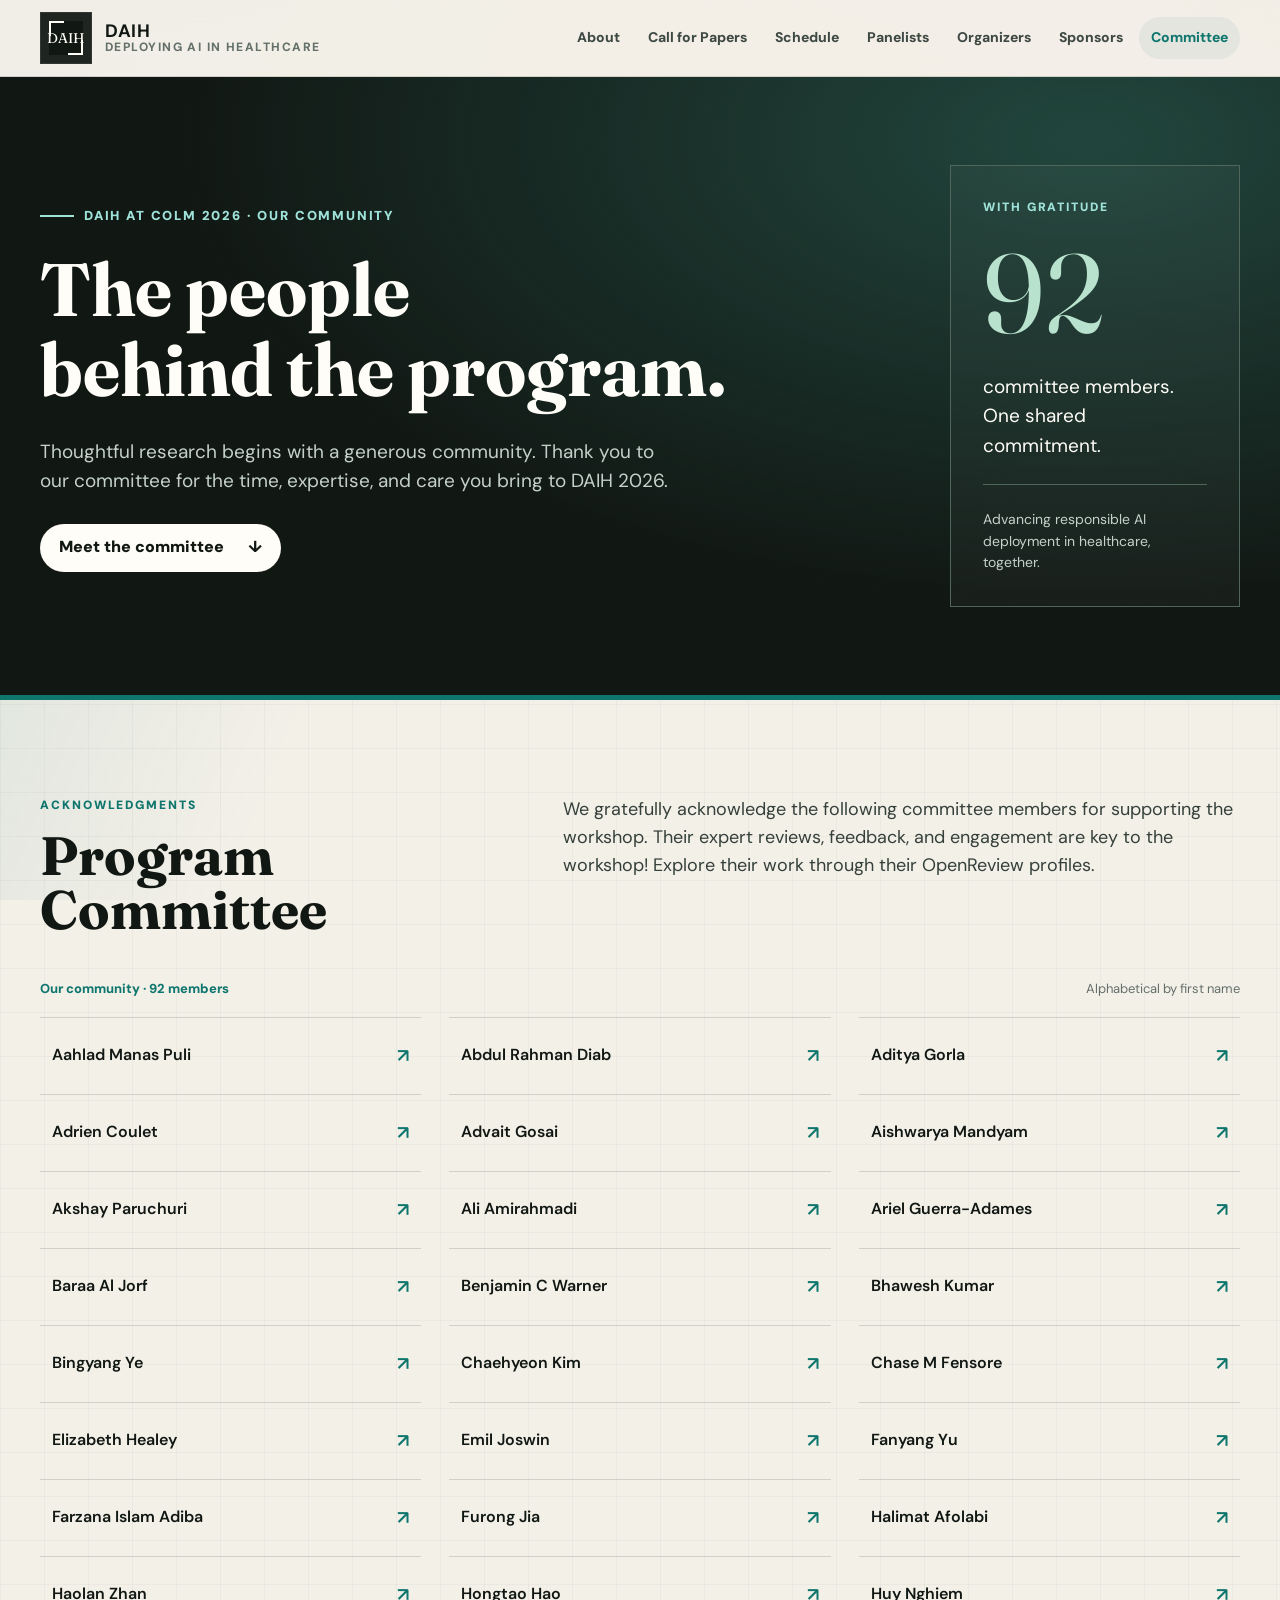
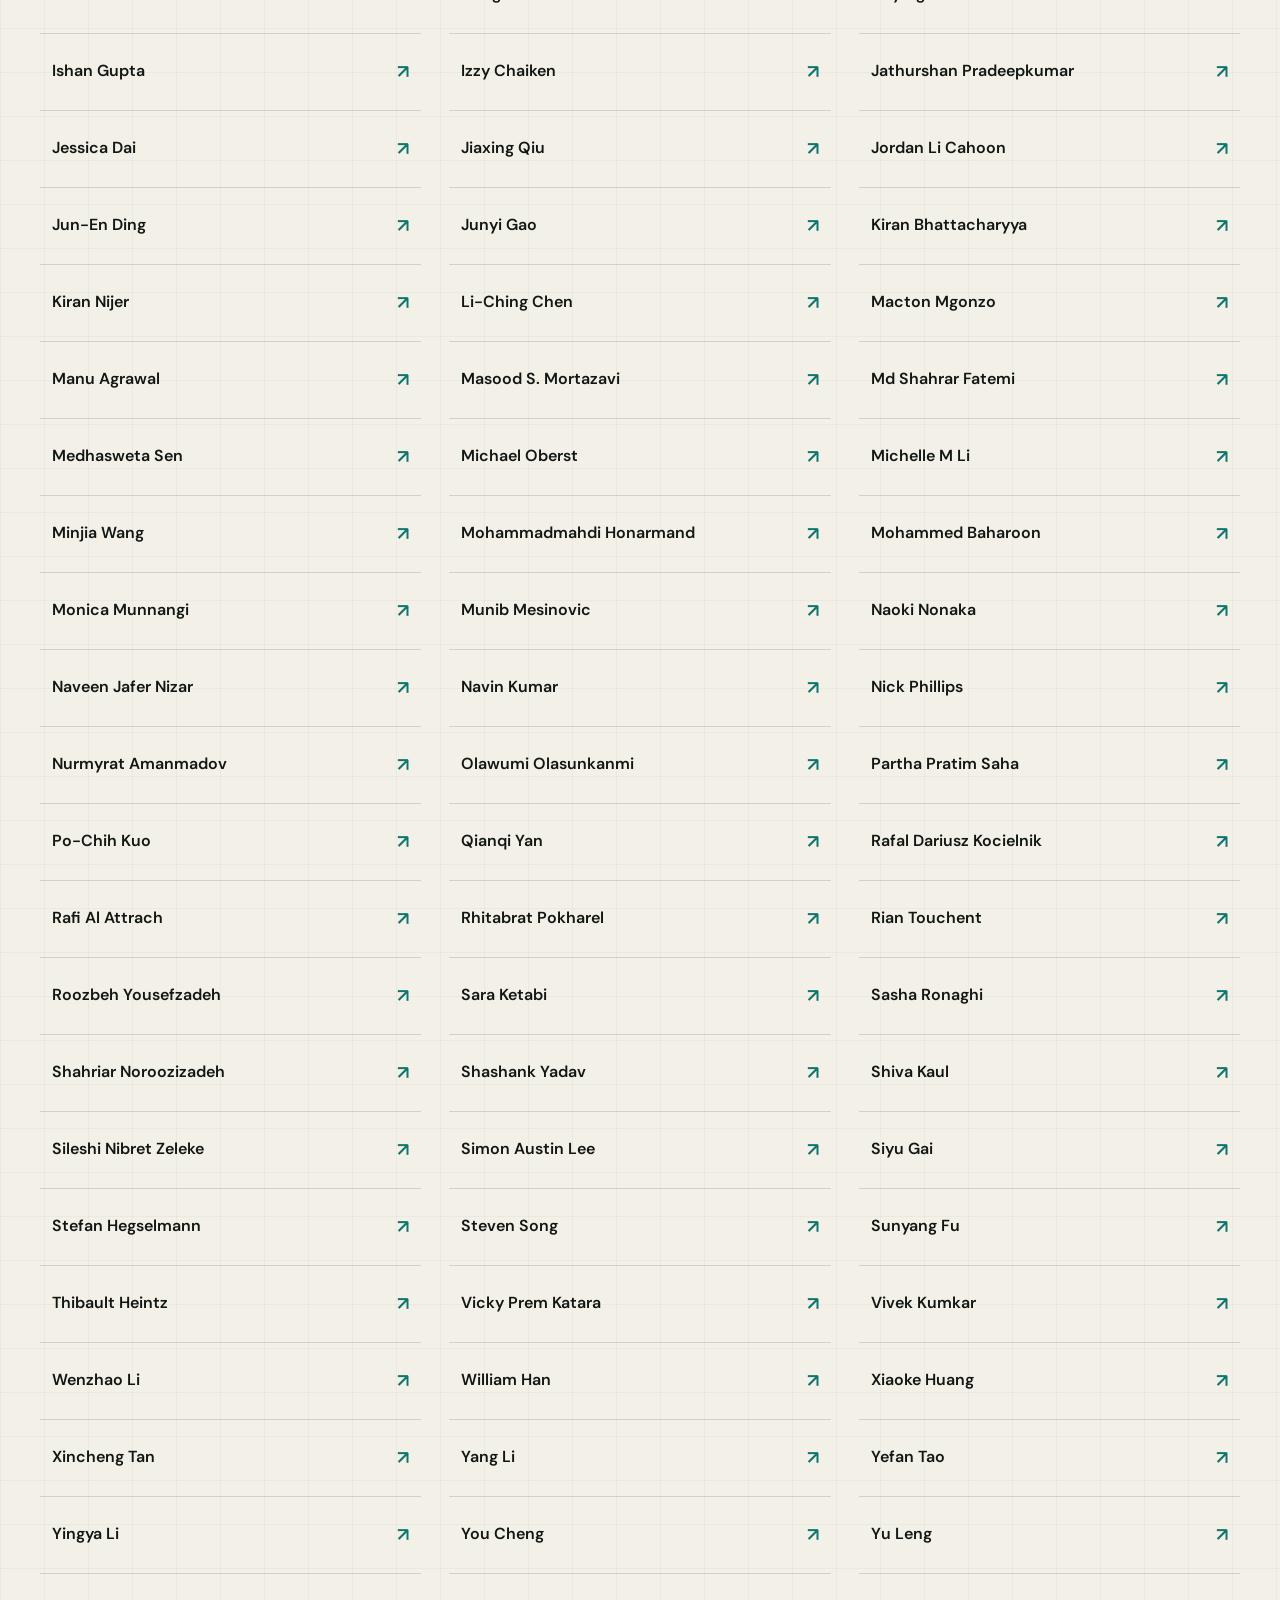
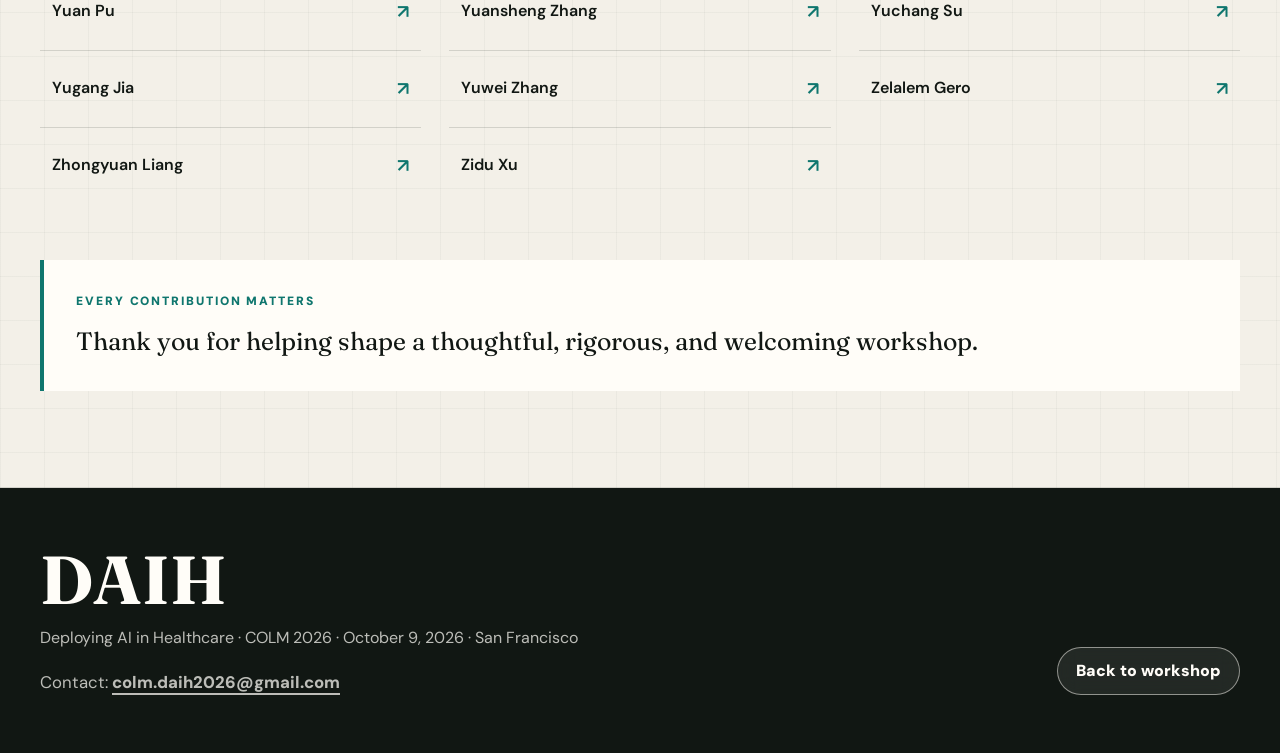
<file: committee.html>
<!doctype html>
<html lang="en">
  <head>
    <meta charset="utf-8">
    <meta name="viewport" content="width=device-width, initial-scale=1">
    <meta name="description" content="Meet the 92 program committee members supporting DAIH at COLM 2026.">
    <meta property="og:title" content="Committee | DAIH 2026">
    <meta property="og:description" content="With gratitude to the program committee supporting DAIH at COLM 2026.">
    <meta property="og:type" content="website">
    <meta property="og:url" content="https://daih2026.github.io/committee.html">
    <meta property="og:image" content="https://daih2026.github.io/assets/preview.png">
    <meta property="og:image:width" content="1200">
    <meta property="og:image:height" content="630">
    <meta name="twitter:card" content="summary_large_image">
    <meta name="twitter:title" content="Committee | DAIH 2026">
    <meta name="twitter:description" content="With gratitude to the program committee supporting DAIH at COLM 2026.">
    <meta name="twitter:image" content="https://daih2026.github.io/assets/preview.png">
    <title>Committee | DAIH 2026</title>
    <link rel="icon" href="assets/logo.svg" type="image/svg+xml">
    <link rel="preconnect" href="https://fonts.googleapis.com">
    <link rel="preconnect" href="https://fonts.gstatic.com" crossorigin>
    <link href="https://fonts.googleapis.com/css2?family=DM+Sans:wght@400;500;600;700;800&family=Fraunces:opsz,wght@9..144,600;9..144,700&display=swap" rel="stylesheet">
    <link rel="stylesheet" href="assets/site.css">
    <link rel="stylesheet" href="assets/committee.css">
  </head>
  <body>
    <nav class="nav" aria-label="Primary navigation">
      <div class="wrap nav-inner">
        <a class="brand" href="index.html#top" aria-label="DAIH workshop home">
          <span class="logo" aria-hidden="true"><span>DAIH</span></span>
          <span class="brand-text">
            <strong>DAIH</strong>
            <small>Deploying AI in Healthcare</small>
          </span>
        </a>
        <div class="nav-links">
          <a href="index.html#about">About</a>
          <a href="index.html#submissions">Call for Papers</a>
          <a href="index.html#schedule">Schedule</a>
          <a href="index.html#panelists">Panelists</a>
          <a href="index.html#people">Organizers</a>
          <a href="index.html#sponsors">Sponsors</a>
          <a href="committee.html" aria-current="page">Committee</a>
        </div>
      </div>
    </nav>

    <main id="top">
      <header class="committee-hero">
        <div class="wrap committee-intro">
          <div>
            <p class="eyebrow">DAIH at COLM 2026 · Our community</p>
            <h1>The people<br>behind the program.</h1>
            <p class="committee-lede">Thoughtful research begins with a generous community. Thank you to our committee for the time, expertise, and care you bring to DAIH 2026.</p>
            <a class="button light" href="#committee">Meet the committee <span aria-hidden="true">↓</span></a>
          </div>
          <aside class="committee-note" aria-label="Committee acknowledgment">
            <span class="label">With gratitude</span>
            <strong>92</strong>
            <span>committee members.<br>One shared commitment.</span>
            <p>Advancing responsible AI deployment in healthcare, together.</p>
          </aside>
        </div>
      </header>
      <section id="committee" class="committee-section">
        <div class="wrap">
          <div class="section-head">
            <div><span class="label">Acknowledgments</span><h2>Program Committee</h2></div>
            <p>We gratefully acknowledge the following committee members for supporting the workshop. Their expert reviews, feedback, and engagement are key to the workshop! Explore their work through their OpenReview profiles.</p>
          </div>
          <div class="directory-heading"><span>Our community · 92 members</span><span>Alphabetical by first name</span></div>
          <ul class="committee-grid">
            <li><a href="https://openreview.net/profile?id=~Aahlad_Manas_Puli1"><span>Aahlad Manas Puli</span><span class="profile-arrow" aria-hidden="true">↗</span></a></li>
            <li><a href="https://openreview.net/profile?id=~Abdul_Rahman_Diab1"><span>Abdul Rahman Diab</span><span class="profile-arrow" aria-hidden="true">↗</span></a></li>
            <li><a href="https://openreview.net/profile?id=~Aditya_Gorla1"><span>Aditya Gorla</span><span class="profile-arrow" aria-hidden="true">↗</span></a></li>
            <li><a href="https://openreview.net/profile?id=~Adrien_Coulet1"><span>Adrien Coulet</span><span class="profile-arrow" aria-hidden="true">↗</span></a></li>
            <li><a href="https://openreview.net/profile?id=~Advait_Gosai1"><span>Advait Gosai</span><span class="profile-arrow" aria-hidden="true">↗</span></a></li>
            <li><a href="https://openreview.net/profile?id=~Aishwarya_Mandyam1"><span>Aishwarya Mandyam</span><span class="profile-arrow" aria-hidden="true">↗</span></a></li>
            <li><a href="https://openreview.net/profile?id=~Akshay_Paruchuri1"><span>Akshay Paruchuri</span><span class="profile-arrow" aria-hidden="true">↗</span></a></li>
            <li><a href="https://openreview.net/profile?id=~Ali_Amirahmadi1"><span>Ali Amirahmadi</span><span class="profile-arrow" aria-hidden="true">↗</span></a></li>
            <li><a href="https://openreview.net/profile?id=~Ariel_Guerra-Adames1"><span>Ariel Guerra-Adames</span><span class="profile-arrow" aria-hidden="true">↗</span></a></li>
            <li><a href="https://openreview.net/profile?id=~Baraa_Al_Jorf1"><span>Baraa Al Jorf</span><span class="profile-arrow" aria-hidden="true">↗</span></a></li>
            <li><a href="https://openreview.net/profile?id=~Benjamin_C_Warner1"><span>Benjamin C Warner</span><span class="profile-arrow" aria-hidden="true">↗</span></a></li>
            <li><a href="https://openreview.net/profile?id=~Bhawesh_Kumar1"><span>Bhawesh Kumar</span><span class="profile-arrow" aria-hidden="true">↗</span></a></li>
            <li><a href="https://openreview.net/profile?id=~Bingyang_Ye1"><span>Bingyang Ye</span><span class="profile-arrow" aria-hidden="true">↗</span></a></li>
            <li><a href="https://openreview.net/profile?id=~Chaehyeon_Kim1"><span>Chaehyeon Kim</span><span class="profile-arrow" aria-hidden="true">↗</span></a></li>
            <li><a href="https://openreview.net/profile?id=~Chase_M_Fensore1"><span>Chase M Fensore</span><span class="profile-arrow" aria-hidden="true">↗</span></a></li>
            <li><a href="https://openreview.net/profile?id=~Elizabeth_Healey1"><span>Elizabeth Healey</span><span class="profile-arrow" aria-hidden="true">↗</span></a></li>
            <li><a href="https://openreview.net/profile?id=~Emil_Joswin1"><span>Emil Joswin</span><span class="profile-arrow" aria-hidden="true">↗</span></a></li>
            <li><a href="https://openreview.net/profile?id=~Fanyang_Yu1"><span>Fanyang Yu</span><span class="profile-arrow" aria-hidden="true">↗</span></a></li>
            <li><a href="https://openreview.net/profile?id=~Farzana_Islam_Adiba1"><span>Farzana Islam Adiba</span><span class="profile-arrow" aria-hidden="true">↗</span></a></li>
            <li><a href="https://openreview.net/profile?id=~Furong_Jia1"><span>Furong Jia</span><span class="profile-arrow" aria-hidden="true">↗</span></a></li>
            <li><a href="https://openreview.net/profile?id=~Halimat_Afolabi1"><span>Halimat Afolabi</span><span class="profile-arrow" aria-hidden="true">↗</span></a></li>
            <li><a href="https://openreview.net/profile?id=~Haolan_Zhan1"><span>Haolan Zhan</span><span class="profile-arrow" aria-hidden="true">↗</span></a></li>
            <li><a href="https://openreview.net/profile?id=~Hongtao_Hao1"><span>Hongtao Hao</span><span class="profile-arrow" aria-hidden="true">↗</span></a></li>
            <li><a href="https://openreview.net/profile?id=~Huy_Nghiem1"><span>Huy Nghiem</span><span class="profile-arrow" aria-hidden="true">↗</span></a></li>
            <li><a href="https://openreview.net/profile?id=~Ishan_Gupta1"><span>Ishan Gupta</span><span class="profile-arrow" aria-hidden="true">↗</span></a></li>
            <li><a href="https://openreview.net/profile?id=~Izzy_Chaiken1"><span>Izzy Chaiken</span><span class="profile-arrow" aria-hidden="true">↗</span></a></li>
            <li><a href="https://openreview.net/profile?id=~Jathurshan_Pradeepkumar1"><span>Jathurshan Pradeepkumar</span><span class="profile-arrow" aria-hidden="true">↗</span></a></li>
            <li><a href="https://openreview.net/profile?id=~Jessica_Dai1"><span>Jessica Dai</span><span class="profile-arrow" aria-hidden="true">↗</span></a></li>
            <li><a href="https://openreview.net/profile?id=~Jiaxing_Qiu1"><span>Jiaxing Qiu</span><span class="profile-arrow" aria-hidden="true">↗</span></a></li>
            <li><a href="https://openreview.net/profile?id=~Jordan_Li_Cahoon1"><span>Jordan Li Cahoon</span><span class="profile-arrow" aria-hidden="true">↗</span></a></li>
            <li><a href="https://openreview.net/profile?id=~Jun-En_Ding1"><span>Jun-En Ding</span><span class="profile-arrow" aria-hidden="true">↗</span></a></li>
            <li><a href="https://openreview.net/profile?id=~Junyi_Gao1"><span>Junyi Gao</span><span class="profile-arrow" aria-hidden="true">↗</span></a></li>
            <li><a href="https://openreview.net/profile?id=~Kiran_Bhattacharyya1"><span>Kiran Bhattacharyya</span><span class="profile-arrow" aria-hidden="true">↗</span></a></li>
            <li><a href="https://openreview.net/profile?id=~Kiran_Nijer1"><span>Kiran Nijer</span><span class="profile-arrow" aria-hidden="true">↗</span></a></li>
            <li><a href="https://openreview.net/profile?id=~Li-Ching_Chen2"><span>Li-Ching Chen</span><span class="profile-arrow" aria-hidden="true">↗</span></a></li>
            <li><a href="https://openreview.net/profile?id=~Macton_Mgonzo1"><span>Macton Mgonzo</span><span class="profile-arrow" aria-hidden="true">↗</span></a></li>
            <li><a href="https://openreview.net/profile?id=~Manu_Agrawal1"><span>Manu Agrawal</span><span class="profile-arrow" aria-hidden="true">↗</span></a></li>
            <li><a href="https://openreview.net/profile?id=~Masood_S._Mortazavi1"><span>Masood S. Mortazavi</span><span class="profile-arrow" aria-hidden="true">↗</span></a></li>
            <li><a href="https://openreview.net/profile?id=~Md_Shahrar_Fatemi1"><span>Md Shahrar Fatemi</span><span class="profile-arrow" aria-hidden="true">↗</span></a></li>
            <li><a href="https://openreview.net/profile?id=~Medhasweta_Sen1"><span>Medhasweta Sen</span><span class="profile-arrow" aria-hidden="true">↗</span></a></li>
            <li><a href="https://openreview.net/profile?id=~Michael_Oberst1"><span>Michael Oberst</span><span class="profile-arrow" aria-hidden="true">↗</span></a></li>
            <li><a href="https://openreview.net/profile?id=~Michelle_M_Li1"><span>Michelle M Li</span><span class="profile-arrow" aria-hidden="true">↗</span></a></li>
            <li><a href="https://openreview.net/profile?id=~Minjia_Wang1"><span>Minjia Wang</span><span class="profile-arrow" aria-hidden="true">↗</span></a></li>
            <li><a href="https://openreview.net/profile?id=~Mohammadmahdi_Honarmand1"><span>Mohammadmahdi Honarmand</span><span class="profile-arrow" aria-hidden="true">↗</span></a></li>
            <li><a href="https://openreview.net/profile?id=~Mohammed_Baharoon1"><span>Mohammed Baharoon</span><span class="profile-arrow" aria-hidden="true">↗</span></a></li>
            <li><a href="https://openreview.net/profile?id=~Monica_Munnangi1"><span>Monica Munnangi</span><span class="profile-arrow" aria-hidden="true">↗</span></a></li>
            <li><a href="https://openreview.net/profile?id=~Munib_Mesinovic2"><span>Munib Mesinovic</span><span class="profile-arrow" aria-hidden="true">↗</span></a></li>
            <li><a href="https://openreview.net/profile?id=~Naoki_Nonaka1"><span>Naoki Nonaka</span><span class="profile-arrow" aria-hidden="true">↗</span></a></li>
            <li><a href="https://openreview.net/profile?id=~Naveen_Jafer_Nizar1"><span>Naveen Jafer Nizar</span><span class="profile-arrow" aria-hidden="true">↗</span></a></li>
            <li><a href="https://openreview.net/profile?id=~Navin_Kumar1"><span>Navin Kumar</span><span class="profile-arrow" aria-hidden="true">↗</span></a></li>
            <li><a href="https://openreview.net/profile?id=~Nick_Phillips1"><span>Nick Phillips</span><span class="profile-arrow" aria-hidden="true">↗</span></a></li>
            <li><a href="https://openreview.net/profile?id=~Nurmyrat_Amanmadov1"><span>Nurmyrat Amanmadov</span><span class="profile-arrow" aria-hidden="true">↗</span></a></li>
            <li><a href="https://openreview.net/profile?id=~Olawumi_Olasunkanmi1"><span>Olawumi Olasunkanmi</span><span class="profile-arrow" aria-hidden="true">↗</span></a></li>
            <li><a href="https://openreview.net/profile?id=~PARTHA_PRATIM_SAHA1"><span>Partha Pratim Saha</span><span class="profile-arrow" aria-hidden="true">↗</span></a></li>
            <li><a href="https://openreview.net/profile?id=~Po-Chih_Kuo1"><span>Po-Chih Kuo</span><span class="profile-arrow" aria-hidden="true">↗</span></a></li>
            <li><a href="https://openreview.net/profile?id=~Qianqi_Yan1"><span>Qianqi Yan</span><span class="profile-arrow" aria-hidden="true">↗</span></a></li>
            <li><a href="https://openreview.net/profile?id=~Rafal_Dariusz_Kocielnik1"><span>Rafal Dariusz Kocielnik</span><span class="profile-arrow" aria-hidden="true">↗</span></a></li>
            <li><a href="https://openreview.net/profile?id=~Rafi_Al_Attrach1"><span>Rafi Al Attrach</span><span class="profile-arrow" aria-hidden="true">↗</span></a></li>
            <li><a href="https://openreview.net/profile?id=~Rhitabrat_Pokharel1"><span>Rhitabrat Pokharel</span><span class="profile-arrow" aria-hidden="true">↗</span></a></li>
            <li><a href="https://openreview.net/profile?id=~Rian_Touchent1"><span>Rian Touchent</span><span class="profile-arrow" aria-hidden="true">↗</span></a></li>
            <li><a href="https://openreview.net/profile?id=~Roozbeh_Yousefzadeh1"><span>Roozbeh Yousefzadeh</span><span class="profile-arrow" aria-hidden="true">↗</span></a></li>
            <li><a href="https://openreview.net/profile?id=~Sara_Ketabi1"><span>Sara Ketabi</span><span class="profile-arrow" aria-hidden="true">↗</span></a></li>
            <li><a href="https://openreview.net/profile?id=~Sasha_Ronaghi1"><span>Sasha Ronaghi</span><span class="profile-arrow" aria-hidden="true">↗</span></a></li>
            <li><a href="https://openreview.net/profile?id=~Shahriar_Noroozizadeh1"><span>Shahriar Noroozizadeh</span><span class="profile-arrow" aria-hidden="true">↗</span></a></li>
            <li><a href="https://openreview.net/profile?id=~Shashank_Yadav2"><span>Shashank Yadav</span><span class="profile-arrow" aria-hidden="true">↗</span></a></li>
            <li><a href="https://openreview.net/profile?id=~Shiva_Kaul1"><span>Shiva Kaul</span><span class="profile-arrow" aria-hidden="true">↗</span></a></li>
            <li><a href="https://openreview.net/profile?id=~Sileshi_Nibret_Zeleke1"><span>Sileshi Nibret Zeleke</span><span class="profile-arrow" aria-hidden="true">↗</span></a></li>
            <li><a href="https://openreview.net/profile?id=~Simon_Austin_Lee1"><span>Simon Austin Lee</span><span class="profile-arrow" aria-hidden="true">↗</span></a></li>
            <li><a href="https://openreview.net/profile?id=~Siyu_Gai2"><span>Siyu Gai</span><span class="profile-arrow" aria-hidden="true">↗</span></a></li>
            <li><a href="https://openreview.net/profile?id=~Stefan_Hegselmann1"><span>Stefan Hegselmann</span><span class="profile-arrow" aria-hidden="true">↗</span></a></li>
            <li><a href="https://openreview.net/profile?id=~Steven_Song2"><span>Steven Song</span><span class="profile-arrow" aria-hidden="true">↗</span></a></li>
            <li><a href="https://openreview.net/profile?id=~Sunyang_Fu1"><span>Sunyang Fu</span><span class="profile-arrow" aria-hidden="true">↗</span></a></li>
            <li><a href="https://openreview.net/profile?id=~Thibault_Heintz1"><span>Thibault Heintz</span><span class="profile-arrow" aria-hidden="true">↗</span></a></li>
            <li><a href="https://openreview.net/profile?id=~Vicky_Prem_Katara1"><span>Vicky Prem Katara</span><span class="profile-arrow" aria-hidden="true">↗</span></a></li>
            <li><a href="https://openreview.net/profile?id=~Vivek_Kumkar1"><span>Vivek Kumkar</span><span class="profile-arrow" aria-hidden="true">↗</span></a></li>
            <li><a href="https://openreview.net/profile?id=~Wenzhao_Li3"><span>Wenzhao Li</span><span class="profile-arrow" aria-hidden="true">↗</span></a></li>
            <li><a href="https://openreview.net/profile?id=~William_Han1"><span>William Han</span><span class="profile-arrow" aria-hidden="true">↗</span></a></li>
            <li><a href="https://openreview.net/profile?id=~Xiaoke_Huang1"><span>Xiaoke Huang</span><span class="profile-arrow" aria-hidden="true">↗</span></a></li>
            <li><a href="https://openreview.net/profile?id=~Xincheng_Tan2"><span>Xincheng Tan</span><span class="profile-arrow" aria-hidden="true">↗</span></a></li>
            <li><a href="https://openreview.net/profile?id=~Yang_Li99"><span>Yang Li</span><span class="profile-arrow" aria-hidden="true">↗</span></a></li>
            <li><a href="https://openreview.net/profile?id=~Yefan_Tao1"><span>Yefan Tao</span><span class="profile-arrow" aria-hidden="true">↗</span></a></li>
            <li><a href="https://openreview.net/profile?id=~Yingya_Li1"><span>Yingya Li</span><span class="profile-arrow" aria-hidden="true">↗</span></a></li>
            <li><a href="https://openreview.net/profile?id=~You_Cheng2"><span>You Cheng</span><span class="profile-arrow" aria-hidden="true">↗</span></a></li>
            <li><a href="https://openreview.net/profile?id=~Yu_Leng1"><span>Yu Leng</span><span class="profile-arrow" aria-hidden="true">↗</span></a></li>
            <li><a href="https://openreview.net/profile?id=~Yuan_Pu4"><span>Yuan Pu</span><span class="profile-arrow" aria-hidden="true">↗</span></a></li>
            <li><a href="https://openreview.net/profile?id=~Yuansheng_Zhang1"><span>Yuansheng Zhang</span><span class="profile-arrow" aria-hidden="true">↗</span></a></li>
            <li><a href="https://openreview.net/profile?id=~Yuchang_Su2"><span>Yuchang Su</span><span class="profile-arrow" aria-hidden="true">↗</span></a></li>
            <li><a href="https://openreview.net/profile?id=~Yugang_Jia1"><span>Yugang Jia</span><span class="profile-arrow" aria-hidden="true">↗</span></a></li>
            <li><a href="https://openreview.net/profile?id=~Yuwei_Zhang2"><span>Yuwei Zhang</span><span class="profile-arrow" aria-hidden="true">↗</span></a></li>
            <li><a href="https://openreview.net/profile?id=~Zelalem_Gero1"><span>Zelalem Gero</span><span class="profile-arrow" aria-hidden="true">↗</span></a></li>
            <li><a href="https://openreview.net/profile?id=~Zhongyuan_Liang1"><span>Zhongyuan Liang</span><span class="profile-arrow" aria-hidden="true">↗</span></a></li>
            <li><a href="https://openreview.net/profile?id=~Zidu_Xu1"><span>Zidu Xu</span><span class="profile-arrow" aria-hidden="true">↗</span></a></li>
          </ul>
          <div class="committee-thanks"><span class="label">Every contribution matters</span><p>Thank you for helping shape a thoughtful, rigorous, and welcoming workshop.</p></div>
        </div>
      </section>
    </main>
    <footer>
      <div class="wrap footer-grid">
        <div>
          <h2>DAIH</h2>
          <p>Deploying AI in Healthcare · COLM 2026 · October 9, 2026 · San Francisco</p>
          <p style="margin-top: 18px; font-size: 1.05rem;">Contact: <a href="mailto:colm.daih2026@gmail.com" style="color: inherit; font-weight: 800; border-bottom: 2px solid currentColor;">colm.daih2026@gmail.com</a></p>
        </div>
        <a class="button ghost" href="index.html">Back to workshop</a>
      </div>
    </footer>
  </body>
</html>
</file>
<file: assets/site.css>
:root {
        --ink: #111713;
        --ink-2: #1d2823;
        --mist: #f3f0e8;
        --paper: #fffdf8;
        --line: rgba(17, 23, 19, 0.14);
        --teal: #0f766e;
        --blue: #335cbb;
        --coral: #c34f60;
        --gold: #b9831f;
        --violet: #5b4ea1;
        --green: #3b7a4a;
        --muted: #64706a;
        --white: #ffffff;
        --shadow: 0 24px 80px rgba(17, 23, 19, 0.14);
      }

      * {
        box-sizing: border-box;
      }

      html {
        scroll-behavior: smooth;
      }

      body {
        margin: 0;
        color: var(--ink);
        background:
          linear-gradient(rgba(17, 23, 19, 0.035) 1px, transparent 1px),
          linear-gradient(90deg, rgba(17, 23, 19, 0.035) 1px, transparent 1px),
          var(--mist);
        background-size: 44px 44px;
        font-family: "DM Sans", ui-sans-serif, system-ui, sans-serif;
        line-height: 1.55;
      }

      body::before {
        content: "";
        position: fixed;
        inset: 0;
        pointer-events: none;
        background:
          linear-gradient(112deg, rgba(15, 118, 110, 0.13), transparent 36%),
          linear-gradient(25deg, transparent 58%, rgba(195, 79, 96, 0.12));
        z-index: -1;
      }

      a {
        color: inherit;
        text-decoration: none;
      }

      img {
        display: block;
        max-width: 100%;
      }

      .wrap {
        width: min(1200px, calc(100% - 36px));
        margin: 0 auto;
      }

      .nav {
        position: sticky;
        top: 0;
        z-index: 50;
        border-bottom: 1px solid var(--line);
        background: rgba(243, 240, 232, 0.9);
        backdrop-filter: blur(18px);
      }

      .nav-inner {
        min-height: 76px;
        display: flex;
        align-items: center;
        justify-content: space-between;
        gap: 24px;
      }

      .brand {
        display: flex;
        align-items: center;
        gap: 13px;
        min-width: 0;
      }

      .logo {
        width: 52px;
        height: 52px;
        position: relative;
        flex: 0 0 auto;
        display: grid;
        place-items: center;
        color: var(--paper);
        background: var(--ink);
        border: 1px solid rgba(255, 255, 255, 0.14);
        box-shadow: inset 0 0 0 8px rgba(255, 253, 248, 0.06);
      }

      .logo::before,
      .logo::after {
        content: "";
        position: absolute;
        width: 13px;
        height: 13px;
        border: 2px solid currentColor;
      }

      .logo::before {
        left: 8px;
        top: 8px;
        border-right: 0;
        border-bottom: 0;
      }

      .logo::after {
        right: 8px;
        bottom: 8px;
        border-left: 0;
        border-top: 0;
      }

      .logo span {
        font-family: "Fraunces", serif;
        font-size: 14px;
        line-height: 1;
      }

      .brand-text {
        display: grid;
        line-height: 1.05;
      }

      .brand-text strong {
        font-size: 18px;
        letter-spacing: 0.04em;
      }

      .brand-text small {
        color: var(--muted);
        font-size: 12px;
        font-weight: 800;
        letter-spacing: 0.12em;
        text-transform: uppercase;
      }

      .nav-links {
        display: flex;
        align-items: center;
        gap: 4px;
        color: #3f4944;
        font-size: 14px;
        font-weight: 800;
        white-space: nowrap;
      }

      .nav-links a {
        padding: 10px 12px;
        border-radius: 999px;
      }

      .nav-links a:hover {
        background: rgba(17, 23, 19, 0.08);
      }

      .hero {
        min-height: calc(100vh - 76px);
        display: grid;
        align-items: center;
        overflow: hidden;
        border-bottom: 1px solid var(--line);
        background:
          radial-gradient(circle at 18% 18%, rgba(15, 118, 110, 0.22), transparent 34%),
          linear-gradient(110deg, var(--ink) 0 68%, #f4eee4 68% 100%);
      }

      .hero-inner {
        display: grid;
        grid-template-columns: minmax(0, 1fr) minmax(340px, 0.58fr);
        gap: clamp(36px, 5vw, 72px);
        align-items: center;
        min-height: calc(100vh - 76px);
        padding: 58px 0;
        position: relative;
      }

      .hero-inner::before {
        content: "";
        position: absolute;
        top: 34px;
        right: min(-34px, -3vw);
        bottom: 34px;
        width: min(510px, 46vw);
        background:
          linear-gradient(145deg, rgba(255, 253, 248, 0.96), rgba(239, 231, 220, 0.9));
        clip-path: polygon(18% 0, 100% 0, 100% 100%, 0 100%);
        box-shadow: -30px 34px 80px rgba(0, 0, 0, 0.16);
        pointer-events: none;
      }

      .hero-copy-block {
        position: relative;
        z-index: 1;
        color: var(--paper);
        padding: 22px 0;
      }

      .eyebrow {
        display: inline-flex;
        align-items: center;
        gap: 10px;
        margin: 0 0 22px;
        color: #9fe2d9;
        font-size: 13px;
        font-weight: 900;
        letter-spacing: 0.14em;
        text-transform: uppercase;
      }

      .eyebrow::before {
        content: "";
        width: 34px;
        height: 2px;
        background: currentColor;
      }

      h1,
      h2,
      h3 {
        margin: 0;
        line-height: 1;
      }

      h1,
      h2 {
        font-family: "Fraunces", Georgia, serif;
        letter-spacing: 0;
      }

      h1 {
        max-width: 720px;
        font-size: clamp(50px, 6.3vw, 84px);
      }

      h2 {
        font-size: clamp(34px, 5.3vw, 68px);
      }

      h3 {
        font-size: 19px;
      }

      .hero-copy {
        max-width: 640px;
        margin: 26px 0 0;
        color: rgba(255, 253, 248, 0.76);
        font-size: clamp(18px, 1.55vw, 21px);
      }

      .hero-actions {
        display: flex;
        flex-wrap: wrap;
        gap: 12px;
        margin-top: 34px;
      }

      .button {
        display: inline-flex;
        align-items: center;
        justify-content: center;
        min-height: 48px;
        padding: 0 18px;
        border: 1px solid var(--ink);
        background: var(--ink);
        color: var(--paper);
        border-radius: 999px;
        font-weight: 900;
      }

      .button.light {
        border-color: rgba(255, 253, 248, 0.8);
        background: var(--paper);
        color: var(--ink);
      }

      .button.ghost {
        background: rgba(255, 253, 248, 0.08);
        color: var(--paper);
        border-color: rgba(255, 253, 248, 0.54);
        backdrop-filter: blur(10px);
      }

      .button:hover {
        transform: translateY(-1px);
      }

      .identity-board {
        position: relative;
        z-index: 1;
        align-self: center;
        justify-self: end;
        display: grid;
        width: min(430px, 100%);
        gap: 14px;
      }

      .identity-card {
        background: rgba(255, 253, 248, 0.97);
        border: 1px solid rgba(17, 23, 19, 0.13);
        box-shadow: 0 24px 70px rgba(17, 23, 19, 0.18);
        padding: 24px;
      }

      .monogram {
        display: grid;
        grid-template-columns: repeat(2, 1fr);
        overflow: hidden;
        border: 1px solid rgba(17, 23, 19, 0.22);
        background: var(--paper);
      }

      .monogram span {
        min-height: 96px;
        display: grid;
        place-items: center;
        border-right: 1px solid rgba(17, 23, 19, 0.18);
        border-bottom: 1px solid rgba(17, 23, 19, 0.18);
        font-family: "Fraunces", Georgia, serif;
        font-size: clamp(48px, 5vw, 68px);
        line-height: 1;
      }

      .monogram span:nth-child(2),
      .monogram span:nth-child(4) {
        border-right: 0;
      }

      .monogram span:nth-child(3),
      .monogram span:nth-child(4) {
        border-bottom: 0;
      }

      .monogram .d { color: var(--teal); }
      .monogram .a { color: var(--coral); }
      .monogram .i { color: var(--blue); }
      .monogram .h { color: var(--gold); }

      .identity-card p {
        margin: 16px 0 0;
        color: var(--muted);
        font-weight: 700;
        font-size: 15px;
      }

      .stat-grid {
        display: grid;
        grid-template-columns: repeat(3, minmax(0, 1fr));
        gap: 1px;
        background: var(--line);
        border-top: 1px solid var(--line);
      }

      .stat {
        padding: 18px;
        background: rgba(255, 253, 248, 0.95);
      }

      .stat strong {
        display: block;
        color: var(--ink);
        font-family: "Fraunces", Georgia, serif;
        font-size: 38px;
        line-height: 1;
      }

      .stat span {
        display: block;
        margin-top: 8px;
        color: var(--muted);
        font-weight: 800;
        font-size: 13px;
      }

      section {
        padding: 96px 0;
        border-bottom: 1px solid var(--line);
      }

      .section-head {
        display: grid;
        grid-template-columns: minmax(0, 0.82fr) minmax(300px, 1.18fr);
        gap: 52px;
        align-items: start;
        margin-bottom: 42px;
      }

      .section-head p {
        margin: 0;
        color: #35403a;
        font-size: 18px;
      }

      .label {
        display: block;
        margin-bottom: 14px;
        color: var(--teal);
        font-size: 12px;
        font-weight: 900;
        letter-spacing: 0.16em;
        text-transform: uppercase;
      }

      .bar-grid {
        display: grid;
        grid-template-columns: repeat(3, minmax(0, 1fr));
        gap: 16px;
      }

      .bar-card {
        position: relative;
        min-height: 280px;
        padding: 28px;
        overflow: hidden;
        background: var(--paper);
        border: 1px solid var(--line);
      }

      .bar-card::before {
        content: "";
        position: absolute;
        left: 0;
        top: 0;
        width: 100%;
        height: 7px;
        background: var(--teal);
      }

      .bar-card:nth-child(2)::before { background: var(--coral); }
      .bar-card:nth-child(3)::before { background: var(--blue); }

      .bar-card .num {
        color: rgba(17, 23, 19, 0.24);
        font-family: "Fraunces", Georgia, serif;
        font-size: 58px;
        line-height: 0.85;
      }

      .bar-card h3 {
        margin-top: 22px;
        max-width: 250px;
      }

      .bar-card p {
        margin: 16px 0 0;
        color: var(--muted);
      }

      .callout {
        display: grid;
        grid-template-columns: minmax(0, 0.78fr) minmax(280px, 1.22fr);
        gap: 28px;
        margin-top: 24px;
        padding: 30px;
        color: var(--paper);
        background:
          linear-gradient(90deg, rgba(255, 255, 255, 0.08) 1px, transparent 1px),
          linear-gradient(rgba(255, 255, 255, 0.08) 1px, transparent 1px),
          var(--ink);
        background-size: 28px 28px;
      }

      .callout h3 {
        font-size: 24px;
      }

      .callout p {
        margin: 0;
        color: rgba(255, 253, 248, 0.78);
      }

      .timeline {
        display: grid;
        grid-template-columns: repeat(4, minmax(0, 1fr));
        border: 1px solid var(--line);
        background: var(--paper);
      }

      .deadline {
        min-height: 170px;
        padding: 25px;
        border-right: 1px solid var(--line);
      }

      .deadline:last-child {
        border-right: 0;
      }

      .deadline time {
        display: block;
        color: var(--blue);
        font-family: "Fraunces", Georgia, serif;
        font-size: 31px;
        line-height: 1.05;
      }

      .deadline span {
        display: block;
        color: var(--muted);
        font-weight: 900;
        margin-top: 10px;
      }

      .tracks {
        display: grid;
        grid-template-columns: repeat(2, minmax(0, 1fr));
        gap: 18px;
        margin-top: 22px;
      }

      .track {
        padding: 30px;
        background: var(--ink);
        color: var(--paper);
      }

      .track:nth-child(2) {
        background: #233c57;
      }

      .track p {
        color: rgba(255, 253, 248, 0.77);
        margin-bottom: 0;
      }

      .cfp-topics {
        display: grid;
        grid-template-columns: repeat(3, minmax(0, 1fr));
        gap: 18px;
        margin-top: 22px;
      }

      .cfp-topic {
        padding: 26px;
        background: var(--paper);
        border: 1px solid var(--line);
      }

      .cfp-topic h4 {
        margin: 0 0 12px 0;
        font-family: "Fraunces", Georgia, serif;
        font-size: 20px;
        color: var(--ink);
      }

      .cfp-topic ul {
        margin: 0;
        padding-left: 20px;
        color: #35403a;
      }

      .cfp-topic li {
        margin-bottom: 6px;
        font-size: 15px;
        line-height: 1.5;
      }

      .cfp-list {
        margin-top: 18px;
        display: grid;
        grid-template-columns: minmax(160px, 200px) minmax(0, 1fr);
        gap: 14px 28px;
        border-top: 1px solid var(--line);
        padding-top: 18px;
      }

      .cfp-list dt {
        font-weight: 800;
        color: var(--ink);
        font-size: 15px;
        text-transform: uppercase;
        letter-spacing: 0.06em;
      }

      .cfp-list dd {
        margin: 0;
        color: #35403a;
        font-size: 16px;
        line-height: 1.55;
      }

      .support-grid {
        display: grid;
        grid-template-columns: repeat(4, minmax(0, 1fr));
        gap: 14px;
      }

      .support-card {
        min-height: 180px;
        padding: 24px;
        background: var(--paper);
        border: 1px solid var(--line);
      }

      .support-card strong {
        display: inline-grid;
        place-items: center;
        width: 36px;
        height: 36px;
        margin-bottom: 20px;
        color: var(--paper);
        background: var(--teal);
        border-radius: 50%;
      }

      .support-card:nth-child(2) strong { background: var(--coral); }
      .support-card:nth-child(3) strong { background: var(--blue); }
      .support-card:nth-child(4) strong { background: var(--gold); }

      .support-card p {
        margin: 10px 0 0;
        color: var(--muted);
        font-size: 15px;
      }

      .schedule {
        display: grid;
        grid-template-columns: repeat(2, minmax(0, 1fr));
        gap: 26px;
      }

      .schedule-column {
        background: rgba(255, 253, 248, 0.82);
        border: 1px solid var(--line);
      }

      .schedule-column h3 {
        padding: 24px 24px 6px;
      }

      .slot {
        display: grid;
        grid-template-columns: 125px minmax(0, 1fr);
        gap: 18px;
        padding: 19px 24px;
        border-top: 1px solid var(--line);
      }

      .slot time {
        color: var(--muted);
        font-weight: 900;
      }

      .slot strong,
      .slot span {
        display: block;
      }

      .slot a {
        color: inherit;
        border-bottom: 2px solid rgba(15, 118, 110, 0.35);
      }

      .slot a:hover {
        color: var(--teal);
        border-bottom-color: currentColor;
      }

      .slot span {
        color: var(--muted);
        margin-top: 4px;
      }

      .people-grid {
        display: grid;
        grid-template-columns: repeat(4, minmax(0, 1fr));
        gap: 18px;
      }

      .person {
        min-width: 0;
        background: var(--paper);
        border: 1px solid var(--line);
        transition: transform 0.18s ease, box-shadow 0.18s ease;
      }

      .person:hover {
        transform: translateY(-4px);
        box-shadow: 0 18px 46px rgba(17, 23, 19, 0.12);
      }

      .person-photo {
        width: 100%;
        aspect-ratio: 1 / 1;
        overflow: hidden;
        background: #e2ded4;
      }

      .person-photo img {
        width: 100%;
        height: 100%;
        aspect-ratio: 1 / 1;
        object-fit: cover;
      }

      .person-photo img.tight-crop {
        width: 142%;
        height: 142%;
        max-width: none;
        margin: -21%;
      }

      .person-body {
        min-height: 144px;
        padding: 17px;
      }

      .person p {
        margin: 7px 0 14px;
        color: var(--muted);
        font-size: 14px;
      }

      .person a {
        color: var(--teal);
        font-weight: 900;
        font-size: 13px;
      }

      .panel-heading {
        margin: 36px 0 20px;
        line-height: 1.3;
      }

      .panelists .person-body { min-height: 156px; }

      .sponsors {
        display: grid;
        grid-template-columns: repeat(3, minmax(0, 1fr));
        gap: 18px;
      }

      .sponsor-card {
        display: flex;
        flex-direction: column;
        align-items: center;
        justify-content: center;
        gap: 24px;
        min-height: 220px;
        padding: 36px;
        background: var(--white);
        border: 1px solid var(--line);
        border-radius: 12px;
      }

      .sponsor-card img {
        width: 220px;
        height: 72px;
        object-fit: contain;
      }

      .sponsor-card span {
        color: var(--muted);
        font-size: 14px;
        font-weight: 800;
      }

      .sponsor-card:hover { border-color: var(--teal); }

      a:focus-visible {
        outline: 3px solid var(--teal);
        outline-offset: 5px;
      }

      section[id], .panel-heading { scroll-margin-top: 130px; }

      footer {
        padding: 58px 0;
        color: var(--paper);
        background: var(--ink);
      }

      .footer-grid {
        display: grid;
        grid-template-columns: minmax(0, 1fr) auto;
        gap: 28px;
        align-items: end;
      }

      footer p {
        margin: 12px 0 0;
        color: rgba(255, 253, 248, 0.72);
      }

      footer .button.ghost {
        border-color: rgba(255, 253, 248, 0.5);
        color: var(--paper);
      }

      @media (max-width: 1000px) {
        .nav-inner {
          min-height: auto;
          align-items: flex-start;
          flex-direction: column;
          padding: 15px 0;
        }

        .nav-links {
          width: 100%;
          overflow-x: auto;
          padding-bottom: 3px;
        }

        .hero {
          min-height: auto;
          background:
            radial-gradient(circle at 15% 10%, rgba(15, 118, 110, 0.22), transparent 34%),
            linear-gradient(180deg, var(--ink) 0 68%, #f4eee4 68% 100%);
        }

        .hero-inner::before {
          top: 56%;
          right: -12%;
          bottom: 24px;
          width: 124%;
          clip-path: polygon(0 14%, 100% 0, 100% 100%, 0 100%);
        }

        .hero-inner,
        .section-head,
        .callout,
        .schedule,
        .footer-grid {
          grid-template-columns: 1fr;
        }

        .stat-grid,
        .bar-grid,
        .people-grid,
        .sponsors,
        .support-grid {
          grid-template-columns: repeat(2, minmax(0, 1fr));
        }

        .cfp-topics {
          grid-template-columns: 1fr;
        }

        .timeline {
          grid-template-columns: repeat(2, minmax(0, 1fr));
        }

        .deadline:nth-child(2) {
          border-right: 0;
        }
      }

      @media (max-width: 650px) {
        .wrap {
          width: min(100% - 28px, 1200px);
        }

        .hero-inner {
          padding-top: 42px;
          min-height: auto;
        }

        .hero-copy-block {
          padding-bottom: 22px;
        }

        .stat-grid,
        .bar-grid,
        .timeline,
        .tracks,
        .support-grid,
        .people-grid,
        .sponsors,
        .cfp-list {
          grid-template-columns: 1fr;
        }

        .cfp-list dt {
          margin-top: 6px;
        }

        .deadline,
        .deadline:nth-child(2) {
          border-right: 0;
          border-bottom: 1px solid var(--line);
        }

        .deadline:last-child {
          border-bottom: 0;
        }

        .slot {
          grid-template-columns: 1fr;
          gap: 5px;
        }

        section {
          padding: 70px 0;
        }
      }
</file>
<file: assets/committee.css>
.committee-hero {
  padding: 88px 0;
  color: var(--paper);
  background: radial-gradient(ellipse at 85% 10%, #21463d, transparent 60%), var(--ink);
  border-bottom: 5px solid var(--teal);
}
.committee-intro {
  display: grid;
  grid-template-columns: minmax(0, 1fr) 290px;
  align-items: center;
  gap: 70px;
}
.committee-hero h1 { font-size: clamp(46px, 5.8vw, 76px); line-height: 1.08; }
.committee-lede { max-width: 640px; margin: 28px 0; color: #c4d1ca; font-size: 19px; }
.committee-hero .button { gap: 24px; }
.committee-note { padding: 32px; border: 1px solid #51665a; background: #ffffff08; }
.committee-note .label { color: #9fe2d9; }
.committee-note strong { display: block; font: 112px/1.1 "Fraunces", Georgia, serif; color: #b8e2cd; }
.committee-note > span:not(.label) { display: block; margin-top: 18px; font-size: 19px; }
.committee-note p { padding-top: 24px; margin: 24px 0 0; border-top: 1px solid #51665a; color: #c4d1ca; font-size: 14px; }
.committee-section h2 { font-size: clamp(34px, 4.5vw, 54px); }
.directory-heading { display: flex; justify-content: space-between; flex-wrap: wrap; gap: 8px; margin-bottom: 18px; color: var(--muted); font-size: 13px; }
.directory-heading span:first-child { color: var(--teal); font-weight: 800; }
.committee-grid { display: grid; grid-template-columns: repeat(3, minmax(0, 1fr)); gap: 0 28px; padding: 0; margin: 0; list-style: none; }
.committee-grid li { min-width: 0; border-top: 1px solid var(--line); }
.committee-grid a { display: flex; align-items: center; justify-content: space-between; gap: 14px; min-height: 76px; padding: 16px 12px; font-size: 16px; font-weight: 600; transition: background .15s, color .15s; }
.committee-grid a:hover { background: var(--paper); color: var(--teal); }
.profile-arrow { flex-shrink: 0; color: var(--teal); font-size: 19px; }
.committee-thanks { margin-top: 56px; padding: 32px; border-left: 4px solid var(--teal); background: var(--paper); }
.committee-thanks p { margin: 0; font: 25px/1.4 "Fraunces", Georgia, serif; }
.nav-links a[aria-current="page"] { color: var(--teal); background: #0f766e12; }
@media (max-width: 1000px) {
  .committee-intro { grid-template-columns: minmax(0, 1fr) 230px; gap: 30px; }
  .committee-note { padding: 24px; }
  .committee-grid { grid-template-columns: repeat(2, minmax(0, 1fr)); gap: 0 20px; }
}
@media (max-width: 650px) {
  .committee-hero { padding: 52px 0; }
  .committee-intro { grid-template-columns: 1fr; gap: 36px; }
  .committee-hero h1 { font-size: 46px; }
  .committee-note strong { font-size: 80px; }
  .committee-grid { grid-template-columns: 1fr; }
  .committee-grid a { min-height: 65px; }
}
@media (prefers-reduced-motion: reduce) {
  html { scroll-behavior: auto; }
  .committee-grid a { transition: none; }
}
</file>
